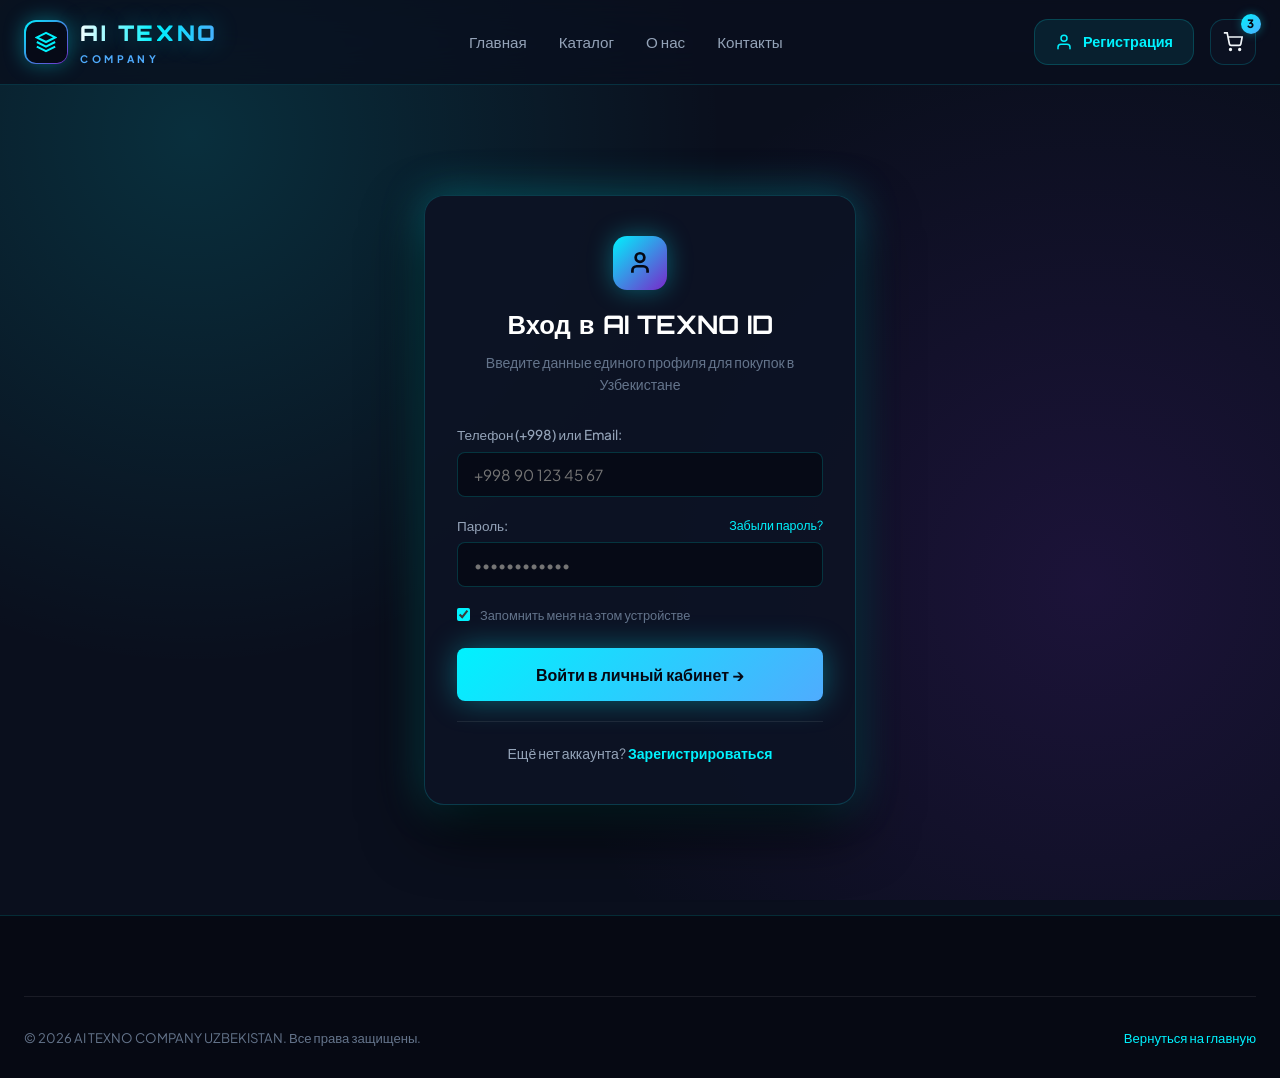
<file: login.html>
﻿<!DOCTYPE html>
<html lang="ru">
<head>
  <meta charset="UTF-8">
  <meta name="viewport" content="width=device-width, initial-scale=1.0">
  <title>Вход в аккаунт — AI TEXNO ID</title>
  <meta name="description" content="Авторизация в едином профиле AI TEXNO COMPANY для клиентов в Узбекистане.">
  
  <!-- Google Fonts: Orbitron & Plus Jakarta Sans -->
  <link rel="preconnect" href="https://fonts.googleapis.com">
  <link rel="preconnect" href="https://fonts.gstatic.com" crossorigin>
  <link href="https://fonts.googleapis.com/css2?family=Orbitron:wght@600;700;800;900&family=Plus+Jakarta+Sans:wght@300;400;500;600;700;800&display=swap" rel="stylesheet">

  <!-- External Stylesheet -->
  <link rel="stylesheet" href="style.css">
</head>
<body>

  <!-- HEADER -->
  <header class="site-header">
    <div class="container header-inner">
      <a href="index.html" class="logo">
        <div class="logo-icon-box">
          <div class="logo-icon-inner">
            <svg width="22" height="22" viewBox="0 0 24 24" fill="none" stroke="var(--cyan-primary)" stroke-width="2.2">
              <polygon points="12 2 2 7 12 12 22 7 12 2"></polygon>
              <polyline points="2 17 12 22 22 17"></polyline>
              <polyline points="2 12 12 17 22 12"></polyline>
            </svg>
          </div>
        </div>
        <div class="logo-text-group">
          <span class="logo-title">AI TEXNO</span>
          <span class="logo-sub">COMPANY</span>
        </div>
      </a>

      <!-- Pure CSS Mobile Menu Checkbox Toggle -->
      <input type="checkbox" id="mobile-menu-toggle" class="mobile-toggle-input">

      <nav class="desktop-nav">
        <ul class="nav-menu">
          <li><a href="index.html" class="nav-link">Главная</a></li>
          <li><a href="index.html#catalog" class="nav-link">Каталог</a></li>
          <li><a href="index.html#about" class="nav-link">О нас</a></li>
          <li><a href="index.html#contacts" class="nav-link">Контакты</a></li>
        </ul>
      </nav>

      <div class="header-actions">
        <a href="registration.html" class="btn-auth">
          <svg width="18" height="18" viewBox="0 0 24 24" fill="none" stroke="currentColor" stroke-width="2" stroke-linecap="round" stroke-linejoin="round">
            <path d="M20 21v-2a4 4 0 0 0-4-4H8a4 4 0 0 0-4 4v2"></path>
            <circle cx="12" cy="7" r="4"></circle>
          </svg>
          <span>Регистрация</span>
        </a>
        <a href="oformlenie.html" class="cart-btn" title="Корзина">
          <svg width="20" height="20" viewBox="0 0 24 24" fill="none" stroke="currentColor" stroke-width="2">
            <circle cx="9" cy="21" r="1"></circle><circle cx="20" cy="21" r="1"></circle>
            <path d="M1 1h4l2.68 13.39a2 2 0 0 0 2 1.61h9.72a2 2 0 0 0 2-1.61L23 6H6"></path>
          </svg>
          <span class="cart-badge">3</span>
        </a>

        <!-- Hamburger Label -->
        <label for="mobile-menu-toggle" class="mobile-toggle-btn" aria-label="Открыть мобильное меню">
          <span></span>
          <span></span>
          <span></span>
        </label>
      </div>

      <!-- Pure CSS Mobile Navigation Drawer -->
      <div class="mobile-nav-drawer">
        <ul class="mobile-nav-menu">
          <li><a href="index.html" class="mobile-nav-link"><span>Главная страница</span> &rarr;</a></li>
          <li><a href="index.html#catalog" class="mobile-nav-link"><span>Каталог товаров</span> &rarr;</a></li>
          <li><a href="index.html#about" class="mobile-nav-link"><span>О компании</span> &rarr;</a></li>
          <li><a href="index.html#contacts" class="mobile-nav-link"><span>Контакты</span> &rarr;</a></li>
        </ul>

        <div class="mobile-nav-actions">
          <a href="registration.html" class="btn btn-primary" style="width:100%; justify-content:center;">
            <svg width="18" height="18" viewBox="0 0 24 24" fill="none" stroke="currentColor" stroke-width="2">
              <path d="M20 21v-2a4 4 0 0 0-4-4H8a4 4 0 0 0-4 4v2"></path>
              <circle cx="12" cy="7" r="4"></circle>
            </svg>
            Создать аккаунт AI ID
          </a>
          <a href="oformlenie.html" class="btn btn-secondary" style="width:100%; justify-content:center;">
            Перейти в корзину
          </a>
        </div>
      </div>
    </div>
  </header>

  <!-- MAIN LOGIN SECTION -->
  <main class="section-padding" style="min-height: 80vh; display: flex; align-items: center;">
    <div class="container" style="max-width: 480px;">
      
      <div class="modal-dialog auth-dialog" style="transform:none; margin:0 auto;">
        
        <!-- Header Icon & Title -->
        <div style="text-align:center; margin-bottom:28px;">
          <div style="width:54px; height:54px; border-radius:14px; background:linear-gradient(135deg, var(--cyan-primary), var(--purple-accent)); display:inline-flex; align-items:center; justify-content:center; margin-bottom:14px; box-shadow:0 0 25px var(--cyan-glow);">
            <svg width="26" height="26" viewBox="0 0 24 24" fill="none" stroke="#050813" stroke-width="2.5">
              <path d="M19 21v-2a4 4 0 0 0-4-4H9a4 4 0 0 0-4 4v2"/><circle cx="12" cy="7" r="4"/>
            </svg>
          </div>
          <h1 style="font-family:var(--font-display); font-size:1.6rem; color:#fff; margin-bottom:6px;">Вход в AI TEXNO ID</h1>
          <p style="color:var(--text-dim); font-size:0.88rem;">Введите данные единого профиля для покупок в Узбекистане</p>
        </div>

        <!-- LOGIN FORM -->
        <form action="index.html#catalog" method="get">
          
          <div class="form-group">
            <label class="form-label">Телефон (+998) или Email:</label>
            <input type="text" class="form-input" placeholder="+998 90 123 45 67" required>
          </div>

          <div class="form-group">
            <div style="display:flex; justify-content:space-between; align-items:center; margin-bottom:6px;">
              <label class="form-label" style="margin-bottom:0;">Пароль:</label>
              <a href="#" style="font-size:0.78rem; color:var(--cyan-primary);">Забыли пароль?</a>
            </div>
            <input type="password" class="form-input" placeholder="••••••••••••" required>
          </div>

          <label class="form-checkbox-label">
            <input type="checkbox" checked>
            <span>Запомнить меня на этом устройстве</span>
          </label>

          <button type="submit" class="btn btn-primary" style="width:100%; border-radius:var(--radius-sm); font-size:1rem; margin-bottom:20px;">
            Войти в личный кабинет &rarr;
          </button>

          <div style="text-align:center; font-size:0.88rem; color:var(--text-muted); border-top:1px solid rgba(255,255,255,0.08); padding-top:20px;">
            Ещё нет аккаунта? <a href="registration.html" style="color:var(--cyan-primary); font-weight:700;">Зарегистрироваться</a>
          </div>

        </form>

      </div>

    </div>
  </main>

  <!-- FOOTER -->
  <footer class="site-footer">
    <div class="container">
      <div class="footer-bottom">
        <div>&copy; 2026 AI TEXNO COMPANY UZBEKISTAN. Все права защищены.</div>
        <div><a href="index.html" style="color:var(--cyan-primary);">Вернуться на главную</a></div>
      </div>
    </div>
  </footer>

</body>
</html>
</file>
<file: style.css>
/* ==========================================================================
   AI TEXNO COMPANY — PURE CSS STYLESHEET (NO JAVASCRIPT)
   Theme: Dark Charcoal Blue (#0a0f1d), Glassmorphism, Neon Cyan Accents
   Currency: Uzbek Som (сум / UZS)
   ========================================================================== */

/* --------------------------------------------------------------------------
   DESIGN SYSTEM & CSS TOKENS
   -------------------------------------------------------------------------- */
:root {
  --bg-base: #0a0f1d;
  --bg-surface: rgba(13, 19, 36, 0.75);
  --bg-surface-hover: rgba(22, 32, 59, 0.88);
  --bg-glass-card: rgba(15, 23, 42, 0.65);
  --bg-glass-border: rgba(0, 242, 254, 0.18);
  --bg-glass-border-hover: rgba(0, 242, 254, 0.55);
  
  --cyan-primary: #00f2fe;
  --cyan-secondary: #4facfe;
  --cyan-glow: rgba(0, 242, 254, 0.35);
  --cyan-glow-intense: rgba(0, 242, 254, 0.7);
  --purple-accent: #7928ca;
  --magenta-accent: #b800e6;
  --emerald-accent: #00f5a0;
  
  --text-main: #f1f5f9;
  --text-muted: #94a3b8;
  --text-dim: #64748b;
  
  --font-display: 'Orbitron', -apple-system, BlinkMacSystemFont, sans-serif;
  --font-sans: 'Plus Jakarta Sans', -apple-system, BlinkMacSystemFont, sans-serif;
  
  --radius-sm: 8px;
  --radius-md: 14px;
  --radius-lg: 20px;
  --radius-full: 9999px;
  
  --transition-smooth: all 0.35s cubic-bezier(0.16, 1, 0.3, 1);
  --transition-fast: all 0.2s ease;
  
  --shadow-glass: 0 10px 30px -10px rgba(0, 0, 0, 0.6), 0 0 20px -5px rgba(0, 242, 254, 0.12);
  --shadow-card-hover: 0 20px 40px -15px rgba(0, 0, 0, 0.8), 0 0 35px -5px rgba(0, 242, 254, 0.35);
}

/* --------------------------------------------------------------------------
   RESET & BASE STYLES
   -------------------------------------------------------------------------- */
*, *::before, *::after {
  box-sizing: border-box;
  margin: 0;
  padding: 0;
}

html {
  scroll-behavior: smooth;
  color-scheme: dark;
}

body {
  font-family: var(--font-sans);
  background-color: var(--bg-base);
  color: var(--text-main);
  line-height: 1.6;
  overflow-x: hidden;
  min-height: 100vh;
  position: relative;
  /* High-tech Unsplash image with dark gradient overlay */
  background-image: 
    radial-gradient(circle at 15% 15%, rgba(0, 242, 254, 0.14) 0%, transparent 40%),
    radial-gradient(circle at 85% 65%, rgba(121, 40, 202, 0.16) 0%, transparent 45%),
    linear-gradient(180deg, rgba(10, 15, 29, 0.92) 0%, rgba(10, 15, 29, 0.86) 40%, rgba(10, 15, 29, 0.95) 100%),
    url('https://images.unsplash.com/photo-1518770660439-4636190af475?auto=format&fit=crop&w=2000&q=80');
  background-attachment: fixed;
  background-size: cover;
  background-position: center;
}

a {
  text-decoration: none;
  color: inherit;
  transition: var(--transition-fast);
}

img {
  max-width: 100%;
  height: auto;
  display: block;
}

ul {
  list-style: none;
}

button, input, select, textarea {
  font-family: inherit;
  color: inherit;
}

/* Custom Scrollbar */
::-webkit-scrollbar {
  width: 10px;
}
::-webkit-scrollbar-track {
  background: #060913;
}
::-webkit-scrollbar-thumb {
  background: linear-gradient(180deg, var(--cyan-primary), var(--cyan-secondary));
  border-radius: 5px;
}

/* Containers & Layout */
.container {
  max-width: 1280px;
  margin: 0 auto;
  padding: 0 24px;
}

.section-padding {
  padding: 110px 0;
}

/* --------------------------------------------------------------------------
   HEADER & NAVIGATION (GLASSMORPHISM)
   -------------------------------------------------------------------------- */
.site-header {
  position: sticky;
  top: 0;
  z-index: 100;
  background: rgba(10, 15, 29, 0.82);
  backdrop-filter: blur(20px) saturate(160%);
  -webkit-backdrop-filter: blur(20px) saturate(160%);
  border-bottom: 1px solid rgba(0, 242, 254, 0.15);
  transition: var(--transition-smooth);
}

.header-inner {
  display: flex;
  align-items: center;
  justify-content: space-between;
  height: 84px;
  gap: 20px;
}

/* Glowing Cyberpunk Logo */
.logo {
  display: flex;
  align-items: center;
  gap: 12px;
  text-decoration: none;
  cursor: pointer;
}

.logo-icon-box {
  width: 44px;
  height: 44px;
  border-radius: 12px;
  background: linear-gradient(135deg, var(--cyan-primary), var(--purple-accent));
  padding: 1.5px;
  display: flex;
  align-items: center;
  justify-content: center;
  box-shadow: 0 0 20px var(--cyan-glow);
  transition: var(--transition-smooth);
}

.logo:hover .logo-icon-box {
  transform: rotate(5deg) scale(1.08);
  box-shadow: 0 0 30px var(--cyan-glow-intense);
}

.logo-icon-inner {
  width: 100%;
  height: 100%;
  background: #060a17;
  border-radius: 10px;
  display: flex;
  align-items: center;
  justify-content: center;
}

.logo-text-group {
  display: flex;
  flex-direction: column;
}

.logo-title {
  font-family: var(--font-display);
  font-weight: 900;
  font-size: 1.35rem;
  letter-spacing: 0.12em;
  background: linear-gradient(90deg, #ffffff 0%, var(--cyan-primary) 55%, var(--cyan-secondary) 100%);
  -webkit-background-clip: text;
  -webkit-text-fill-color: transparent;
  text-shadow: 0 0 25px rgba(0, 242, 254, 0.35);
}

.logo-sub {
  font-size: 0.65rem;
  font-weight: 700;
  letter-spacing: 0.35em;
  color: var(--cyan-secondary);
  text-transform: uppercase;
}

/* Nav Menu */
.nav-menu {
  display: flex;
  align-items: center;
  gap: 32px;
}

.nav-link {
  font-size: 0.95rem;
  font-weight: 500;
  color: var(--text-muted);
  position: relative;
  padding: 8px 0;
  transition: var(--transition-fast);
}

.nav-link:hover, .nav-link:focus {
  color: var(--cyan-primary);
}

.nav-link::after {
  content: '';
  position: absolute;
  bottom: 0;
  left: 0;
  width: 0%;
  height: 2px;
  background: linear-gradient(90deg, var(--cyan-primary), var(--cyan-secondary));
  transition: width 0.3s ease;
  border-radius: 2px;
  box-shadow: 0 0 8px var(--cyan-primary);
}

.nav-link:hover::after {
  width: 100%;
}

/* Header Actions */
.header-actions {
  display: flex;
  align-items: center;
  gap: 16px;
}

/* Cart Button */
.cart-btn {
  position: relative;
  display: flex;
  align-items: center;
  justify-content: center;
  width: 46px;
  height: 46px;
  border-radius: var(--radius-md);
  background: var(--bg-surface);
  border: 1px solid var(--bg-glass-border);
  color: var(--text-main);
  transition: var(--transition-smooth);
}

.cart-btn:hover {
  border-color: var(--cyan-primary);
  box-shadow: 0 0 18px var(--cyan-glow);
  color: var(--cyan-primary);
  transform: translateY(-2px);
}

.cart-badge {
  position: absolute;
  top: -6px;
  right: -6px;
  background: linear-gradient(135deg, var(--cyan-primary), var(--cyan-secondary));
  color: #050813;
  font-weight: 800;
  font-size: 0.72rem;
  min-width: 20px;
  height: 20px;
  padding: 0 5px;
  border-radius: 10px;
  display: flex;
  align-items: center;
  justify-content: center;
  box-shadow: 0 0 10px var(--cyan-glow);
}

/* Auth Modal Launcher Button */
.btn-auth {
  display: inline-flex;
  align-items: center;
  gap: 10px;
  padding: 10px 20px;
  border-radius: var(--radius-md);
  background: rgba(0, 242, 254, 0.08);
  border: 1px solid var(--bg-glass-border);
  color: var(--cyan-primary);
  font-weight: 600;
  font-size: 0.9rem;
  transition: var(--transition-smooth);
}

.btn-auth:hover {
  background: linear-gradient(135deg, var(--cyan-primary), var(--cyan-secondary));
  color: #050813;
  border-color: transparent;
  box-shadow: 0 0 25px var(--cyan-glow);
  transform: translateY(-2px);
}

/* --------------------------------------------------------------------------
   HERO SECTION
   -------------------------------------------------------------------------- */
.hero-section {
  padding: 100px 0 120px;
  position: relative;
}

.hero-grid {
  display: grid;
  grid-template-columns: 1.1fr 0.9fr;
  gap: 60px;
  align-items: center;
}

.hero-badge {
  display: inline-flex;
  align-items: center;
  gap: 8px;
  padding: 8px 18px;
  border-radius: var(--radius-full);
  background: rgba(0, 242, 254, 0.08);
  border: 1px solid var(--bg-glass-border);
  color: var(--cyan-primary);
  font-size: 0.85rem;
  font-weight: 600;
  margin-bottom: 24px;
  box-shadow: 0 0 15px rgba(0, 242, 254, 0.1);
}

.hero-badge-dot {
  width: 8px;
  height: 8px;
  border-radius: 50%;
  background: var(--cyan-primary);
  box-shadow: 0 0 10px var(--cyan-primary);
  animation: pulseGlow 2s infinite;
}

@keyframes pulseGlow {
  0%, 100% { opacity: 1; transform: scale(1); }
  50% { opacity: 0.4; transform: scale(1.3); }
}

.hero-title {
  font-family: var(--font-display);
  font-size: 3.4rem;
  font-weight: 800;
  line-height: 1.15;
  margin-bottom: 24px;
  letter-spacing: -0.02em;
}

.hero-title span {
  background: linear-gradient(135deg, var(--cyan-primary) 0%, var(--cyan-secondary) 50%, #ffffff 100%);
  -webkit-background-clip: text;
  -webkit-text-fill-color: transparent;
  display: block;
}

.hero-subtitle {
  font-size: 1.15rem;
  color: var(--text-muted);
  margin-bottom: 40px;
  max-width: 580px;
  font-weight: 400;
  line-height: 1.7;
}

.hero-cta-group {
  display: flex;
  align-items: center;
  gap: 20px;
  margin-bottom: 50px;
}

.btn {
  display: inline-flex;
  align-items: center;
  justify-content: center;
  gap: 10px;
  padding: 16px 32px;
  border-radius: var(--radius-md);
  font-weight: 700;
  font-size: 1rem;
  cursor: pointer;
  transition: var(--transition-smooth);
  border: none;
  outline: none;
}

.btn-primary {
  background: linear-gradient(135deg, var(--cyan-primary), var(--cyan-secondary));
  color: #050813;
  box-shadow: 0 0 30px var(--cyan-glow);
}

.btn-primary:hover {
  transform: translateY(-3px) scale(1.02);
  box-shadow: 0 0 45px var(--cyan-glow-intense);
  background: linear-gradient(135deg, #33f5ff, #62b5fe);
}

.btn-secondary {
  background: var(--bg-surface);
  border: 1px solid var(--bg-glass-border);
  color: var(--text-main);
}

.btn-secondary:hover {
  background: var(--bg-surface-hover);
  border-color: var(--cyan-primary);
  color: var(--cyan-primary);
  transform: translateY(-3px);
  box-shadow: 0 10px 25px -5px rgba(0, 0, 0, 0.5);
}

.hero-stats {
  display: flex;
  align-items: center;
  gap: 40px;
  padding-top: 30px;
  border-top: 1px solid rgba(255, 255, 255, 0.08);
}

.stat-item {
  display: flex;
  flex-direction: column;
}

.stat-number {
  font-family: var(--font-display);
  font-weight: 800;
  font-size: 1.8rem;
  color: #ffffff;
  background: linear-gradient(90deg, #fff, var(--cyan-primary));
  -webkit-background-clip: text;
  -webkit-text-fill-color: transparent;
}

.stat-label {
  font-size: 0.85rem;
  color: var(--text-dim);
}

/* Visual Card Showcase */
.hero-visual-card {
  position: relative;
  border-radius: var(--radius-lg);
  background: var(--bg-glass-card);
  backdrop-filter: blur(25px);
  border: 1px solid var(--bg-glass-border);
  padding: 16px;
  box-shadow: var(--shadow-glass);
  overflow: hidden;
  transition: var(--transition-smooth);
}

.hero-visual-card:hover {
  border-color: var(--bg-glass-border-hover);
  box-shadow: var(--shadow-card-hover);
  transform: translateY(-6px);
}

.hero-main-img {
  width: 100%;
  height: 440px;
  object-fit: cover;
  border-radius: 14px;
}

.hero-floating-tag {
  position: absolute;
  bottom: 30px;
  left: 30px;
  right: 30px;
  background: rgba(10, 15, 29, 0.85);
  backdrop-filter: blur(15px);
  border: 1px solid rgba(0, 242, 254, 0.3);
  border-radius: var(--radius-md);
  padding: 16px 20px;
  display: flex;
  align-items: center;
  gap: 16px;
  box-shadow: 0 15px 35px rgba(0, 0, 0, 0.6);
}

.floating-icon {
  width: 44px;
  height: 44px;
  border-radius: 10px;
  background: linear-gradient(135deg, var(--cyan-primary), var(--purple-accent));
  display: flex;
  align-items: center;
  justify-content: center;
  color: #050813;
}

.floating-title {
  font-weight: 700;
  font-size: 1rem;
  color: #ffffff;
}

.floating-subtitle {
  font-size: 0.82rem;
  color: var(--cyan-primary);
}

/* --------------------------------------------------------------------------
   ABOUT US SECTION
   -------------------------------------------------------------------------- */
.section-tag {
  display: inline-block;
  font-family: var(--font-display);
  font-size: 0.8rem;
  letter-spacing: 0.2em;
  color: var(--cyan-primary);
  text-transform: uppercase;
  margin-bottom: 12px;
}

.about-grid {
  display: grid;
  grid-template-columns: 1fr 1fr;
  gap: 60px;
  align-items: center;
  margin-bottom: 80px;
}

.about-text-content h3 {
  font-family: var(--font-display);
  font-size: 2.2rem;
  line-height: 1.25;
  margin-bottom: 20px;
  color: #ffffff;
}

.about-lead {
  font-size: 1.1rem;
  color: var(--cyan-secondary);
  margin-bottom: 16px;
  font-weight: 500;
}

.about-paragraph {
  color: var(--text-muted);
  font-size: 0.98rem;
  margin-bottom: 16px;
  line-height: 1.7;
}

.about-checklist {
  display: grid;
  grid-template-columns: 1fr 1fr;
  gap: 16px;
  margin-top: 24px;
}

.check-item {
  display: flex;
  align-items: center;
  gap: 10px;
  font-weight: 600;
  font-size: 0.92rem;
  color: var(--text-main);
}

.check-icon {
  width: 24px;
  height: 24px;
  border-radius: 50%;
  background: rgba(0, 245, 160, 0.15);
  border: 1px solid var(--emerald-accent);
  color: var(--emerald-accent);
  display: flex;
  align-items: center;
  justify-content: center;
  font-size: 0.75rem;
}

.about-img-frame {
  position: relative;
  border-radius: var(--radius-lg);
  overflow: hidden;
  border: 1px solid var(--bg-glass-border);
  box-shadow: var(--shadow-glass);
}

.about-img {
  width: 100%;
  height: 480px;
  object-fit: cover;
  transition: transform 0.6s ease;
}

.about-img-frame:hover .about-img {
  transform: scale(1.05);
}

/* Features Grid */
.features-grid {
  display: grid;
  grid-template-columns: repeat(4, 1fr);
  gap: 24px;
}

.feature-card {
  background: var(--bg-glass-card);
  backdrop-filter: blur(20px);
  border: 1px solid var(--bg-glass-border);
  border-radius: var(--radius-md);
  padding: 30px 24px;
  transition: var(--transition-smooth);
}

.feature-card:hover {
  border-color: var(--cyan-primary);
  transform: translateY(-5px);
  box-shadow: 0 15px 30px -10px rgba(0, 242, 254, 0.25);
}

.feature-icon-box {
  width: 52px;
  height: 52px;
  border-radius: 14px;
  background: rgba(0, 242, 254, 0.1);
  border: 1px solid var(--cyan-glow);
  color: var(--cyan-primary);
  display: flex;
  align-items: center;
  justify-content: center;
  margin-bottom: 20px;
  transition: var(--transition-smooth);
}

.feature-card:hover .feature-icon-box {
  background: linear-gradient(135deg, var(--cyan-primary), var(--cyan-secondary));
  color: #050813;
  box-shadow: 0 0 20px var(--cyan-glow);
}

.feature-title {
  font-family: var(--font-display);
  font-size: 1.1rem;
  margin-bottom: 10px;
  color: #ffffff;
}

.feature-desc {
  font-size: 0.88rem;
  color: var(--text-muted);
  line-height: 1.6;
}

/* --------------------------------------------------------------------------
   PRODUCT CATALOG SECTION (12 PRODUCTS GRID)
   -------------------------------------------------------------------------- */
.section-header {
  text-align: center;
  max-width: 700px;
  margin: 0 auto 50px;
}

.section-title {
  font-family: var(--font-display);
  font-size: 2.6rem;
  margin-bottom: 16px;
  color: #ffffff;
}

.section-title span {
  background: linear-gradient(90deg, var(--cyan-primary), var(--cyan-secondary));
  -webkit-background-clip: text;
  -webkit-text-fill-color: transparent;
}

.section-desc {
  font-size: 1.05rem;
  color: var(--text-muted);
}

.catalog-filters {
  display: flex;
  align-items: center;
  justify-content: center;
  flex-wrap: wrap;
  gap: 12px;
  margin-bottom: 45px;
}

.filter-btn {
  padding: 10px 22px;
  border-radius: var(--radius-full);
  background: var(--bg-surface);
  border: 1px solid var(--bg-glass-border);
  color: var(--text-muted);
  font-weight: 600;
  font-size: 0.9rem;
  cursor: pointer;
  transition: var(--transition-smooth);
}

.filter-btn:hover, .filter-btn.active {
  background: linear-gradient(135deg, var(--cyan-primary), var(--cyan-secondary));
  color: #050813;
  border-color: transparent;
  box-shadow: 0 0 20px var(--cyan-glow);
}

/* Grid of 12 Cards */
.products-grid {
  display: grid;
  grid-template-columns: repeat(3, 1fr);
  gap: 30px;
}

.product-card {
  background: var(--bg-glass-card);
  backdrop-filter: blur(25px);
  border: 1px solid var(--bg-glass-border);
  border-radius: var(--radius-lg);
  padding: 24px;
  display: flex;
  flex-direction: column;
  position: relative;
  transition: var(--transition-smooth);
  box-shadow: var(--shadow-glass);
}

.product-card:hover {
  border-color: var(--cyan-primary);
  transform: translateY(-8px);
  box-shadow: var(--shadow-card-hover);
}

.product-badge {
  position: absolute;
  top: 36px;
  left: 36px;
  z-index: 2;
  padding: 5px 14px;
  border-radius: var(--radius-full);
  font-size: 0.75rem;
  font-weight: 700;
  text-transform: uppercase;
  letter-spacing: 0.05em;
}

.badge-hot {
  background: linear-gradient(135deg, #ff4e50, #f9d423);
  color: #000;
}

.badge-ai {
  background: linear-gradient(135deg, var(--purple-accent), var(--magenta-accent));
  color: #fff;
}

.badge-new {
  background: linear-gradient(135deg, var(--cyan-primary), var(--emerald-accent));
  color: #050813;
}

.product-img-box {
  width: 100%;
  height: 240px;
  border-radius: var(--radius-md);
  overflow: hidden;
  margin-bottom: 20px;
  background: rgba(0, 0, 0, 0.2);
}

.product-img {
  width: 100%;
  height: 100%;
  object-fit: cover;
  transition: transform 0.5s ease;
}

.product-card:hover .product-img {
  transform: scale(1.08);
}

.product-category {
  font-size: 0.78rem;
  text-transform: uppercase;
  color: var(--cyan-primary);
  font-weight: 700;
  letter-spacing: 0.1em;
  margin-bottom: 6px;
}

.product-title {
  font-family: var(--font-display);
  font-size: 1.25rem;
  color: #ffffff;
  margin-bottom: 8px;
}

.product-desc {
  font-size: 0.88rem;
  color: var(--text-muted);
  margin-bottom: 16px;
  display: -webkit-box;
  -webkit-line-clamp: 2;
  -webkit-box-orient: vertical;
  overflow: hidden;
  line-height: 1.5;
}

.product-tags {
  display: flex;
  flex-wrap: wrap;
  gap: 6px;
  margin-bottom: 20px;
}

.tag-pill {
  font-size: 0.72rem;
  padding: 4px 10px;
  border-radius: 6px;
  background: rgba(255, 255, 255, 0.06);
  color: var(--text-main);
  border: 1px solid rgba(255, 255, 255, 0.08);
}

.product-price-row {
  display: flex;
  align-items: baseline;
  gap: 12px;
  margin-top: auto;
  margin-bottom: 20px;
}

.current-price {
  font-family: var(--font-display);
  font-size: 1.35rem;
  font-weight: 800;
  color: #ffffff;
}

.old-price {
  font-size: 0.88rem;
  color: var(--text-dim);
  text-decoration: line-through;
}

.discount-pill {
  font-size: 0.75rem;
  color: var(--emerald-accent);
  font-weight: 700;
}

.product-actions {
  display: grid;
  grid-template-columns: 1fr 1.3fr;
  gap: 10px;
}

.btn-quickview {
  display: inline-flex;
  align-items: center;
  justify-content: center;
  gap: 6px;
  padding: 10px 14px;
  border-radius: var(--radius-sm);
  background: var(--bg-surface);
  border: 1px solid var(--bg-glass-border);
  color: var(--text-main);
  font-size: 0.85rem;
  font-weight: 600;
  transition: var(--transition-fast);
}

.btn-quickview:hover {
  border-color: var(--cyan-primary);
  color: var(--cyan-primary);
  background: rgba(0, 242, 254, 0.1);
}

.btn-addcart {
  display: inline-flex;
  align-items: center;
  justify-content: center;
  gap: 6px;
  padding: 10px 14px;
  border-radius: var(--radius-sm);
  background: linear-gradient(135deg, var(--cyan-primary), var(--cyan-secondary));
  color: #050813;
  font-size: 0.85rem;
  font-weight: 700;
  border: none;
  transition: var(--transition-fast);
}

.btn-addcart:hover {
  box-shadow: 0 0 15px var(--cyan-glow);
  transform: scale(1.02);
}

/* --------------------------------------------------------------------------
   REVIEWS SECTION
   -------------------------------------------------------------------------- */
.reviews-grid {
  display: grid;
  grid-template-columns: repeat(3, 1fr);
  gap: 30px;
}

.review-card {
  background: var(--bg-glass-card);
  backdrop-filter: blur(20px);
  border: 1px solid var(--bg-glass-border);
  border-radius: var(--radius-md);
  padding: 28px;
  box-shadow: var(--shadow-glass);
}

.review-header {
  display: flex;
  align-items: center;
  gap: 14px;
  margin-bottom: 16px;
}

.review-avatar {
  width: 48px;
  height: 48px;
  border-radius: 50%;
  object-fit: cover;
  border: 2px solid var(--cyan-primary);
}

.reviewer-name {
  font-weight: 700;
  color: #ffffff;
  font-size: 1rem;
}

.reviewer-role {
  font-size: 0.8rem;
  color: var(--cyan-secondary);
}

.stars-row {
  color: #ffb800;
  letter-spacing: 2px;
  margin-bottom: 12px;
  font-size: 1.1rem;
}

.review-text {
  font-size: 0.92rem;
  color: var(--text-muted);
  font-style: italic;
  line-height: 1.6;
}

/* --------------------------------------------------------------------------
   FOOTER
   -------------------------------------------------------------------------- */
.site-footer {
  background: rgba(6, 9, 19, 0.95);
  border-top: 1px solid rgba(0, 242, 254, 0.15);
  padding: 80px 0 30px;
}

.footer-grid {
  display: grid;
  grid-template-columns: 1.4fr 1fr 1fr 1.2fr;
  gap: 40px;
  margin-bottom: 60px;
}

.footer-brand p {
  color: var(--text-muted);
  font-size: 0.9rem;
  margin: 20px 0;
  line-height: 1.6;
}

.social-links {
  display: flex;
  gap: 12px;
}

.social-btn {
  width: 38px;
  height: 38px;
  border-radius: 10px;
  background: var(--bg-surface);
  border: 1px solid var(--bg-glass-border);
  color: var(--text-muted);
  display: flex;
  align-items: center;
  justify-content: center;
  transition: var(--transition-fast);
}

.social-btn:hover {
  border-color: var(--cyan-primary);
  color: var(--cyan-primary);
  box-shadow: 0 0 12px var(--cyan-glow);
  transform: translateY(-2px);
}

.footer-col-title {
  font-family: var(--font-display);
  font-size: 1.1rem;
  color: #ffffff;
  margin-bottom: 24px;
}

.footer-links {
  display: flex;
  flex-direction: column;
  gap: 12px;
}

.footer-links a {
  color: var(--text-muted);
  font-size: 0.9rem;
}

.footer-links a:hover {
  color: var(--cyan-primary);
  padding-left: 4px;
}

.contact-item {
  display: flex;
  align-items: flex-start;
  gap: 12px;
  color: var(--text-muted);
  font-size: 0.88rem;
  margin-bottom: 16px;
}

.contact-item svg {
  color: var(--cyan-primary);
  flex-shrink: 0;
  margin-top: 3px;
}

.footer-newsletter {
  display: flex;
  gap: 8px;
  margin-top: 20px;
}

.newsletter-input {
  flex-grow: 1;
  padding: 10px 14px;
  border-radius: var(--radius-sm);
  background: rgba(15, 23, 42, 0.8);
  border: 1px solid var(--bg-glass-border);
  color: #fff;
  font-size: 0.85rem;
  outline: none;
}

.newsletter-input:focus {
  border-color: var(--cyan-primary);
}

.newsletter-btn {
  padding: 10px 18px;
  border-radius: var(--radius-sm);
  background: linear-gradient(135deg, var(--cyan-primary), var(--cyan-secondary));
  color: #050813;
  font-weight: 700;
  border: none;
}

.footer-bottom {
  display: flex;
  align-items: center;
  justify-content: space-between;
  padding-top: 30px;
  border-top: 1px solid rgba(255, 255, 255, 0.08);
  font-size: 0.82rem;
  color: var(--text-dim);
}

/* --------------------------------------------------------------------------
   PURE CSS MODALS & DRAWERS (:target MECHANISM)
   -------------------------------------------------------------------------- */
.modal-overlay {
  position: fixed;
  top: 0;
  left: 0;
  width: 100vw;
  height: 100vh;
  background: rgba(5, 8, 19, 0.85);
  backdrop-filter: blur(15px);
  -webkit-backdrop-filter: blur(15px);
  z-index: 1000;
  opacity: 0;
  pointer-events: none;
  transition: opacity 0.35s ease;
  display: flex;
  align-items: center;
  justify-content: center;
  padding: 20px;
}

.modal-overlay:target {
  opacity: 1;
  pointer-events: auto;
}

.modal-dialog {
  background: rgba(13, 19, 36, 0.95);
  border: 1px solid var(--bg-glass-border);
  border-radius: var(--radius-lg);
  box-shadow: 0 25px 60px rgba(0, 0, 0, 0.8), 0 0 40px var(--cyan-glow);
  width: 100%;
  max-width: 900px;
  max-height: 90vh;
  overflow-y: auto;
  position: relative;
  padding: 40px;
  transform: translateY(20px) scale(0.95);
  transition: transform 0.35s cubic-bezier(0.16, 1, 0.3, 1);
}

.modal-overlay:target .modal-dialog {
  transform: translateY(0) scale(1);
}

.modal-close-btn {
  position: absolute;
  top: 20px;
  right: 24px;
  font-size: 1.8rem;
  color: var(--text-muted);
  cursor: pointer;
  line-height: 1;
  transition: color 0.2s;
  text-decoration: none;
  z-index: 10;
}

.modal-close-btn:hover {
  color: var(--cyan-primary);
}

/* Detail Modal Grid */
.detail-grid {
  display: grid;
  grid-template-columns: 1fr 1.1fr;
  gap: 40px;
}

.detail-img-large {
  width: 100%;
  height: 360px;
  object-fit: cover;
  border-radius: var(--radius-md);
  border: 1px solid var(--bg-glass-border);
}

.detail-thumbnails {
  display: flex;
  gap: 12px;
  margin-top: 14px;
}

.thumb-item {
  width: 70px;
  height: 70px;
  border-radius: 8px;
  object-fit: cover;
  border: 1px solid var(--bg-glass-border);
}

.thumb-item.active {
  border-color: var(--cyan-primary);
  box-shadow: 0 0 12px var(--cyan-glow);
}

.detail-title {
  font-family: var(--font-display);
  font-size: 1.8rem;
  color: #fff;
  margin-bottom: 8px;
}

.detail-rating {
  display: flex;
  align-items: center;
  gap: 10px;
  font-size: 0.88rem;
  color: var(--text-muted);
  margin-bottom: 16px;
}

.detail-desc {
  font-size: 0.95rem;
  color: var(--text-muted);
  margin-bottom: 20px;
  line-height: 1.6;
}

.specs-table {
  width: 100%;
  border-collapse: collapse;
  margin-bottom: 24px;
  font-size: 0.88rem;
}

.specs-table td {
  padding: 8px 0;
  border-bottom: 1px solid rgba(255, 255, 255, 0.06);
}

.specs-table td:first-child {
  color: var(--text-dim);
  width: 40%;
}

.specs-table td:last-child {
  color: var(--text-main);
  font-weight: 600;
}

/* --------------------------------------------------------------------------
   PURE CSS AUTH MODAL RADIO TABS
   -------------------------------------------------------------------------- */
.auth-dialog {
  max-width: 460px;
  padding: 40px 32px;
}

.auth-tab-input {
  display: none;
}

.auth-tabs {
  display: grid;
  grid-template-columns: 1fr 1fr;
  gap: 8px;
  background: rgba(6, 9, 19, 0.6);
  padding: 4px;
  border-radius: var(--radius-md);
  margin-bottom: 28px;
  border: 1px solid var(--bg-glass-border);
}

.auth-tab-label {
  padding: 10px;
  text-align: center;
  font-weight: 700;
  font-size: 0.92rem;
  color: var(--text-muted);
  cursor: pointer;
  border-radius: var(--radius-sm);
  transition: var(--transition-fast);
}

#auth-tab-reg:checked ~ .auth-tabs label[for="auth-tab-reg"],
#auth-tab-login:checked ~ .auth-tabs label[for="auth-tab-login"] {
  background: linear-gradient(135deg, var(--cyan-primary), var(--cyan-secondary));
  color: #050813;
  box-shadow: 0 0 15px var(--cyan-glow);
}

.auth-form-block {
  display: none;
}

#auth-tab-reg:checked ~ #register-form {
  display: block;
}

#auth-tab-login:checked ~ #login-form {
  display: block;
}

.form-group {
  margin-bottom: 18px;
}

.form-label {
  display: block;
  font-size: 0.85rem;
  color: var(--text-muted);
  margin-bottom: 6px;
  font-weight: 500;
}

.form-input {
  width: 100%;
  padding: 12px 16px;
  border-radius: var(--radius-sm);
  background: rgba(6, 9, 19, 0.8);
  border: 1px solid var(--bg-glass-border);
  color: #fff;
  font-size: 0.95rem;
  outline: none;
  transition: var(--transition-fast);
}

.form-input:focus {
  border-color: var(--cyan-primary);
  box-shadow: 0 0 15px var(--cyan-glow);
}

.form-checkbox-label {
  display: flex;
  align-items: flex-start;
  gap: 10px;
  font-size: 0.8rem;
  color: var(--text-dim);
  margin-bottom: 22px;
  cursor: pointer;
}

.form-checkbox-label input {
  margin-top: 3px;
  accent-color: var(--cyan-primary);
}

/* --------------------------------------------------------------------------
   PURE CSS CART DRAWER (:target = #cart-drawer)
   -------------------------------------------------------------------------- */
.cart-drawer-dialog {
  max-width: 520px;
  margin-left: auto;
  margin-right: 0;
  height: 100vh;
  max-height: 100vh;
  border-radius: 0;
  display: flex;
  flex-direction: column;
  padding: 30px;
}

.cart-header {
  border-bottom: 1px solid rgba(255, 255, 255, 0.08);
  padding-bottom: 20px;
  margin-bottom: 20px;
}

.cart-title {
  font-family: var(--font-display);
  font-size: 1.4rem;
  color: #ffffff;
}

.cart-items-list {
  flex-grow: 1;
  overflow-y: auto;
  padding-right: 6px;
  display: flex;
  flex-direction: column;
  gap: 16px;
}

.cart-item {
  display: flex;
  align-items: center;
  gap: 16px;
  background: var(--bg-surface);
  border: 1px solid var(--bg-glass-border);
  border-radius: var(--radius-md);
  padding: 12px 16px;
  position: relative;
}

.cart-item-img {
  width: 64px;
  height: 64px;
  border-radius: 8px;
  object-fit: cover;
  flex-shrink: 0;
}

.cart-item-info {
  flex-grow: 1;
}

.cart-item-info h4 {
  font-size: 0.95rem;
  color: #fff;
  margin-bottom: 4px;
}

.cart-item-price {
  font-size: 0.9rem;
  color: var(--cyan-primary);
  font-weight: 700;
  margin-bottom: 8px;
}

.cart-qty-ctrl {
  display: flex;
  align-items: center;
  gap: 10px;
}

.qty-btn {
  width: 26px;
  height: 26px;
  border-radius: 6px;
  background: rgba(255, 255, 255, 0.1);
  color: #fff;
  display: flex;
  align-items: center;
  justify-content: center;
  font-weight: 700;
  user-select: none;
  text-decoration: none;
}

.qty-btn:hover {
  background: var(--cyan-primary);
  color: #050813;
}

.cart-item-remove {
  color: var(--text-dim);
  font-size: 1.4rem;
  line-height: 1;
  padding: 4px;
  text-decoration: none;
}

.cart-item-remove:hover {
  color: #ff5555;
}

.cart-summary {
  border-top: 1px solid rgba(255, 255, 255, 0.08);
  padding-top: 20px;
  margin-top: 20px;
}

.summary-row {
  display: flex;
  justify-content: space-between;
  font-size: 0.92rem;
  color: var(--text-muted);
  margin-bottom: 8px;
}

.summary-total {
  display: flex;
  justify-content: space-between;
  font-family: var(--font-display);
  font-size: 1.3rem;
  color: #ffffff;
  margin-top: 14px;
  padding-top: 14px;
  border-top: 1px dashed rgba(255, 255, 255, 0.15);
}

.total-amount {
  color: var(--cyan-primary);
}

/* --------------------------------------------------------------------------
   PURE CSS MOBILE MENU & TOGGLE (NO JAVASCRIPT)
   -------------------------------------------------------------------------- */
.mobile-toggle-input {
  display: none;
}

.mobile-toggle-btn {
  display: none;
  flex-direction: column;
  justify-content: space-between;
  width: 42px;
  height: 42px;
  padding: 10px 8px;
  border-radius: var(--radius-sm);
  background: var(--bg-surface);
  border: 1px solid var(--bg-glass-border);
  cursor: pointer;
  z-index: 1002;
  transition: var(--transition-smooth);
}

.mobile-toggle-btn span {
  display: block;
  width: 100%;
  height: 2.5px;
  background-color: var(--cyan-primary);
  border-radius: 2px;
  transition: transform 0.35s ease, opacity 0.25s ease, background-color 0.35s ease;
  transform-origin: center;
  box-shadow: 0 0 8px var(--cyan-glow);
}

/* Checkbox Toggle Effect -> Hamburger to 'X' */
.mobile-toggle-input:checked ~ .mobile-toggle-btn {
  border-color: var(--cyan-primary);
  box-shadow: 0 0 20px var(--cyan-glow-intense);
}

.mobile-toggle-input:checked ~ .mobile-toggle-btn span:nth-child(1) {
  transform: translateY(7.5px) rotate(45deg);
}

.mobile-toggle-input:checked ~ .mobile-toggle-btn span:nth-child(2) {
  opacity: 0;
  transform: scaleX(0);
}

.mobile-toggle-input:checked ~ .mobile-toggle-btn span:nth-child(3) {
  transform: translateY(-7.5px) rotate(-45deg);
}

/* Mobile Nav Drawer Container */
.mobile-nav-drawer {
  position: fixed;
  top: 84px;
  left: 0;
  width: 100vw;
  height: calc(100vh - 84px);
  background: rgba(6, 9, 19, 0.96);
  backdrop-filter: blur(30px) saturate(180%);
  -webkit-backdrop-filter: blur(30px) saturate(180%);
  border-top: 1px solid rgba(0, 242, 254, 0.2);
  z-index: 999;
  padding: 30px 24px;
  display: flex;
  flex-direction: column;
  justify-content: space-between;
  opacity: 0;
  visibility: hidden;
  transform: translateY(-20px);
  transition: opacity 0.35s ease, transform 0.35s cubic-bezier(0.16, 1, 0.3, 1), visibility 0.35s;
  pointer-events: none;
  overflow-y: auto;
}

.mobile-toggle-input:checked ~ .mobile-nav-drawer {
  opacity: 1;
  visibility: visible;
  transform: translateY(0);
  pointer-events: auto;
}

.mobile-nav-menu {
  display: flex;
  flex-direction: column;
  gap: 16px;
  list-style: none;
}

.mobile-nav-link {
  display: flex;
  align-items: center;
  justify-content: space-between;
  padding: 14px 18px;
  font-size: 1.1rem;
  font-weight: 600;
  color: var(--text-main);
  background: rgba(15, 23, 42, 0.6);
  border: 1px solid var(--bg-glass-border);
  border-radius: var(--radius-md);
  transition: var(--transition-fast);
}

.mobile-nav-link:hover,
.mobile-nav-link:active {
  background: rgba(0, 242, 254, 0.12);
  border-color: var(--cyan-primary);
  color: var(--cyan-primary);
  box-shadow: 0 0 15px var(--cyan-glow);
  transform: translateX(6px);
}

.mobile-nav-actions {
  display: flex;
  flex-direction: column;
  gap: 12px;
  padding-top: 24px;
  margin-top: 20px;
  border-top: 1px solid rgba(255, 255, 255, 0.1);
}

/* --------------------------------------------------------------------------
   PURE CSS SCROLL ANIMATIONS (KEYFRAMES & VIEW TIMELINE)
   -------------------------------------------------------------------------- */
@keyframes scrollFadeUp {
  0% {
    opacity: 0;
    transform: translateY(45px) scale(0.96);
  }
  100% {
    opacity: 1;
    transform: translateY(0) scale(1);
  }
}

@keyframes scrollSlideLeft {
  0% {
    opacity: 0;
    transform: translateX(-50px);
  }
  100% {
    opacity: 1;
    transform: translateX(0);
  }
}

@keyframes scrollSlideRight {
  0% {
    opacity: 0;
    transform: translateX(50px);
  }
  100% {
    opacity: 1;
    transform: translateX(0);
  }
}

@keyframes scrollScaleIn {
  0% {
    opacity: 0;
    transform: scale(0.88);
  }
  100% {
    opacity: 1;
    transform: scale(1);
  }
}

@keyframes pulseGlowBorder {
  0%, 100% { border-color: rgba(0, 242, 254, 0.2); box-shadow: 0 0 15px rgba(0, 242, 254, 0.1); }
  50% { border-color: rgba(0, 242, 254, 0.6); box-shadow: 0 0 25px rgba(0, 242, 254, 0.35); }
}

/* Scroll Animation Classes applied via HTML */
.scroll-reveal {
  animation: scrollFadeUp linear both;
  animation-timeline: view();
  animation-range: entry 5% cover 25%;
}

.scroll-reveal-left {
  animation: scrollSlideLeft linear both;
  animation-timeline: view();
  animation-range: entry 5% cover 25%;
}

.scroll-reveal-right {
  animation: scrollSlideRight linear both;
  animation-timeline: view();
  animation-range: entry 5% cover 25%;
}

.scroll-reveal-scale {
  animation: scrollScaleIn linear both;
  animation-timeline: view();
  animation-range: entry 5% cover 25%;
}

/* Smooth Entrance Fallback for standard loads */
.hero-content {
  animation: scrollFadeUp 0.9s cubic-bezier(0.16, 1, 0.3, 1) forwards;
}

.hero-visual-card {
  animation: scrollScaleIn 1s cubic-bezier(0.16, 1, 0.3, 1) 0.15s forwards;
}

/* --------------------------------------------------------------------------
   RESPONSIVE DESIGN (MEDIA QUERIES)
   -------------------------------------------------------------------------- */
@media (max-width: 1024px) {
  .container {
    padding: 0 20px;
  }
  .hero-grid {
    grid-template-columns: 1fr;
    gap: 40px;
  }
  .about-grid {
    grid-template-columns: 1fr;
    gap: 40px;
  }
  .features-grid {
    grid-template-columns: repeat(2, 1fr);
  }
  .products-grid {
    grid-template-columns: repeat(2, 1fr);
  }
  .reviews-grid {
    grid-template-columns: repeat(2, 1fr);
  }
  .footer-grid {
    grid-template-columns: 1fr 1fr;
    gap: 30px;
  }
  .detail-grid {
    grid-template-columns: 1fr;
  }
}

@media (max-width: 768px) {
  /* Mobile-only performance optimization: keep desktop 100% unchanged */
  html {
    scroll-behavior: auto;
  }

  body {
    background: #0a0f1d !important;
    background-image: none !important;
    background-attachment: scroll !important;
    background-size: auto !important;
    background-position: center top !important;
    -webkit-backdrop-filter: none !important;
    backdrop-filter: none !important;
  }

  * {
    box-shadow: none !important;
    filter: none !important;
  }

  img,
  svg {
    filter: none !important;
  }

  .site-header,
  .phone-bottom-tabbar,
  .nav-link,
  .btn,
  .product-card,
  .feature-card,
  .review-card,
  .logo-icon-box,
  .hero-floating-tag,
  .stat-item,
  .hero-visual-card,
  .modal-dialog,
  .cart-drawer-dialog,
  .hero-badge {
    -webkit-backdrop-filter: none !important;
    backdrop-filter: none !important;
    transition: none !important;
    box-shadow: none !important;
  }

  .hero-badge-dot {
    animation: none !important;
    opacity: 1 !important;
    transform: none !important;
    box-shadow: none !important;
  }

  .scroll-reveal-up,
  .scroll-reveal-left,
  .scroll-reveal-right,
  .scroll-reveal-scale,
  .hero-content,
  .hero-visual-card,
  .hero-floating-tag,
  .stat-item,
  .product-card,
  .feature-card,
  .review-card,
  .modal-dialog,
  .cart-drawer-dialog {
    animation: none !important;
    animation-timeline: auto !important;
    transform: none !important;
  }

  *, *::before, *::after {
    animation-duration: 0.01ms !important;
    animation-iteration-count: 1 !important;
    transition-duration: 0.01ms !important;
    scroll-behavior: auto !important;
    box-shadow: none !important;
  }

  img,
  .hero-main-img,
  .product-img-box,
  .about-img,
  .detail-img-large {
    content-visibility: auto;
    contain: layout paint;
  }

  .header-inner {
    height: 74px;
  }
  
  .logo-title {
    font-size: 1.15rem;
  }
  
  .logo-sub {
    font-size: 0.58rem;
    letter-spacing: 0.25em;
  }
  
  .logo-icon-box {
    width: 38px;
    height: 38px;
  }
  
  /* Hide Desktop Nav and show Hamburger */
  .desktop-nav {
    display: none !important;
  }
  
  .mobile-toggle-btn {
    display: flex;
  }
  
  .site-header .header-actions {
    gap: 10px;
  }

  .btn-auth span {
    display: none;
  }
  
  .btn-auth {
    padding: 10px 12px;
  }

  .hero-section {
    padding: 60px 0 80px;
  }

  .hero-title {
    font-size: 2.1rem;
    line-height: 1.2;
  }

  .hero-subtitle {
    font-size: 1rem;
    margin-bottom: 30px;
  }

  .hero-cta-group {
    flex-direction: column;
    width: 100%;
    gap: 14px;
  }

  .hero-cta-group .btn {
    width: 100%;
    justify-content: center;
  }

  .hero-stats {
    display: grid;
    grid-template-columns: repeat(2, 1fr);
    gap: 20px;
    padding-top: 24px;
  }

  .hero-main-img {
    height: 280px;
  }

  .hero-floating-tag {
    bottom: 16px;
    left: 16px;
    right: 16px;
    padding: 12px 14px;
  }

  .floating-title {
    font-size: 0.88rem;
  }

  .floating-subtitle {
    font-size: 0.75rem;
  }

  .section-padding {
    padding: 70px 0;
  }

  .section-title {
    font-size: 2rem;
  }

  .about-text-content h3 {
    font-size: 1.75rem;
  }

  .about-checklist {
    grid-template-columns: 1fr;
  }

  .about-img {
    height: 300px;
  }

  .features-grid {
    grid-template-columns: 1fr;
  }

  .products-grid {
    grid-template-columns: 1fr;
    gap: 20px;
  }

  .product-card {
    padding: 18px;
  }

  .product-img-box {
    height: 200px;
  }

  .reviews-grid {
    grid-template-columns: 1fr;
  }

  .footer-grid {
    grid-template-columns: 1fr;
    gap: 30px;
  }

  .footer-newsletter {
    flex-direction: column;
  }

  .footer-bottom {
    flex-direction: column;
    gap: 12px;
    text-align: center;
  }

  .cart-drawer-dialog {
    width: 100vw;
    max-width: 100vw;
    padding: 20px 16px;
  }

  .modal-dialog {
    padding: 30px 20px;
    width: 95%;
  }

  .detail-img-large {
    height: 240px;
  }
}

@media (max-width: 480px) {
  .hero-title {
    font-size: 1.8rem;
  }

  .hero-stats {
    grid-template-columns: 1fr;
  }

  .catalog-filters {
    gap: 8px;
  }

  .filter-btn {
    padding: 8px 16px;
    font-size: 0.82rem;
  }

  .product-actions {
    grid-template-columns: 1fr;
  }

  .product-price-row {
    flex-wrap: wrap;
  }
}


/* ==========================================================================
   AUTO PHONE UI — Pure CSS device detection (NO JAVASCRIPT)
   Hidden on desktop, auto-shown on phone via @media (max-width: 480px)
   ========================================================================== */

/* Default: hide phone-only elements on desktop */
.phone-bottom-tabbar { display: none; }
.mobile-category-bar { display: none; }
.btn-switch-version  { display: none !important; }

@media (max-width: 480px) {

  html, body {
    overflow-x: hidden;
    max-width: 100%;
  }

  /* Body reserves space for fixed bottom nav */
  body { padding-bottom: 72px; }

  /* === SCROLLABLE CATEGORY CHIPS BAR === */
  .mobile-category-bar {
    display: flex !important;
    overflow-x: auto;
    gap: 8px;
    padding: 10px 14px;
    background: rgba(6, 9, 19, 0.8);
    border-bottom: 1px solid rgba(0, 242, 254, 0.12);
    scrollbar-width: none;
    -ms-overflow-style: none;
  }
  .mobile-category-bar::-webkit-scrollbar { display: none; }

  .mobile-category-chip {
    flex-shrink: 0;
    padding: 6px 14px;
    border-radius: 16px;
    background: var(--bg-surface);
    border: 1px solid var(--bg-glass-border);
    color: var(--text-muted);
    font-size: 0.78rem;
    font-weight: 600;
    text-decoration: none;
    white-space: nowrap;
  }

  .mobile-category-chip.active,
  .mobile-category-chip:active {
    background: linear-gradient(135deg, var(--cyan-primary), var(--cyan-secondary));
    color: #050813;
    border-color: transparent;
    box-shadow: 0 0 10px var(--cyan-glow);
  }

  /* === FIXED BOTTOM APP NAVIGATION TAB BAR === */
  .phone-bottom-tabbar {
    display: grid !important;
    position: fixed;
    bottom: 0;
    left: 0;
    right: 0;
    width: 100%;
    max-width: 100%;
    height: 64px;
    background: rgba(6, 9, 19, 0.97);
    backdrop-filter: blur(24px) saturate(180%);
    -webkit-backdrop-filter: blur(24px) saturate(180%);
    border-top: 1px solid rgba(0, 242, 254, 0.28);
    z-index: 1010;
    grid-template-columns: repeat(5, 1fr);
    align-items: center;
    box-shadow: 0 -8px 24px rgba(0, 0, 0, 0.75);
  }

  .phone-tab {
    display: flex;
    flex-direction: column;
    align-items: center;
    justify-content: center;
    gap: 2px;
    color: var(--text-dim);
    font-size: 0.62rem;
    font-weight: 600;
    text-decoration: none;
    padding: 4px 0;
  }

  .phone-tab svg { width: 20px; height: 20px; stroke-width: 2; }
  .phone-tab.active { color: var(--cyan-primary); }
  .phone-tab.active svg { filter: drop-shadow(0 0 6px var(--cyan-primary)); }

  /* === AUTO COMPACT OVERRIDES ON PHONE === */
  .header-inner       { height: 60px; padding: 0 12px; }
  .logo-title         { font-size: 0.95rem; }
  .hero-section       { padding: 40px 0 60px; }
  .hero-badge         { font-size: 0.72rem; padding: 5px 10px; }
  .hero-main-img      { height: 200px; }
  .hero-stats         { grid-template-columns: repeat(3, 1fr); gap: 8px; }
  .stat-number        { font-size: 1.1rem; }
  .section-padding    { padding: 50px 0; }
  .section-title      { font-size: 1.45rem; }
  .section-header     { margin-bottom: 24px; }
  .site-footer        { padding: 44px 0 16px; }
  .product-card       { padding: 13px; }
  .product-title      { font-size: 0.98rem; }
  .current-price      { font-size: 1.05rem; }
  .product-img-box    { height: 180px; }
  .btn-quickview,
  .btn-addcart        { padding: 11px 8px; font-size: 0.8rem; }
  .product-actions    { grid-template-columns: 1fr 1.3fr; gap: 8px; }

  .catalog-filters {
    flex-wrap: nowrap;
    overflow-x: auto;
    justify-content: flex-start;
    scrollbar-width: none;
    -ms-overflow-style: none;
  }
  .catalog-filters::-webkit-scrollbar { display: none; }
  .filter-btn { flex-shrink: 0; padding: 8px 14px; font-size: 0.8rem; }
}
</file>
